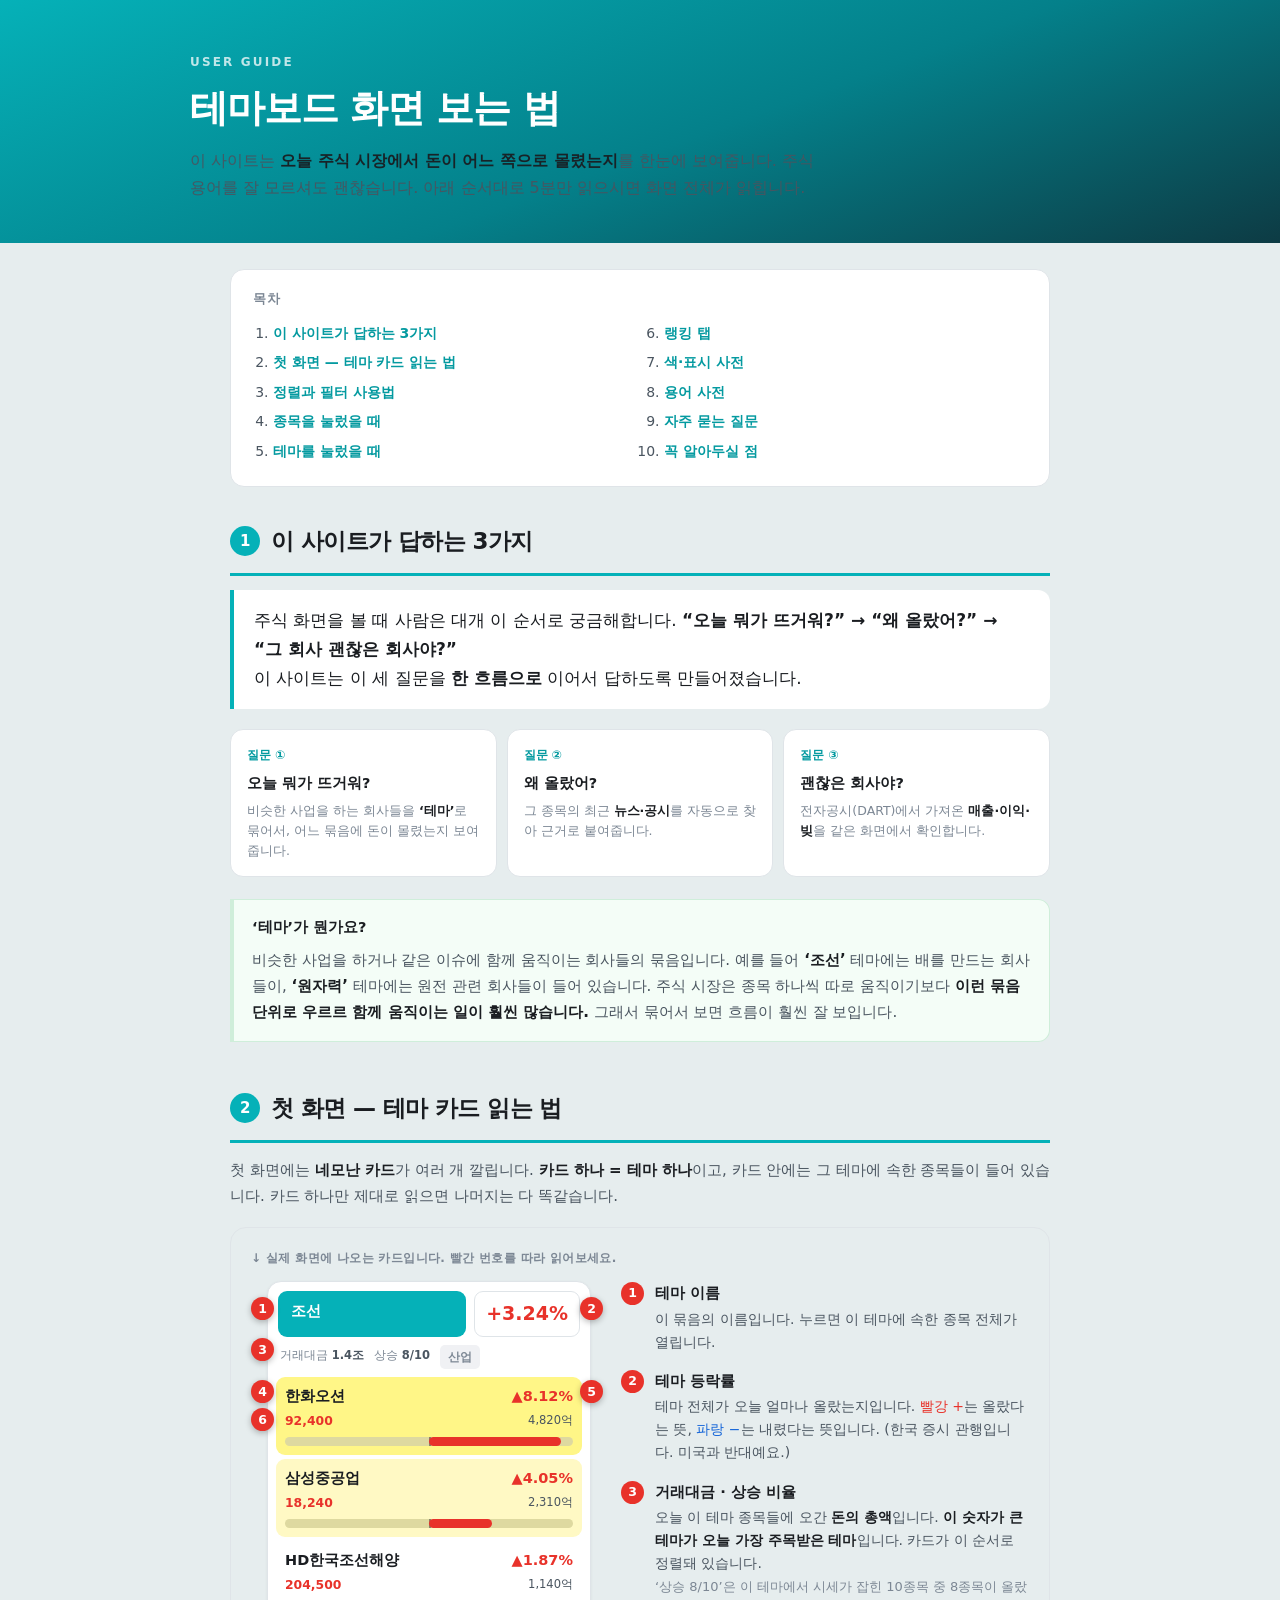
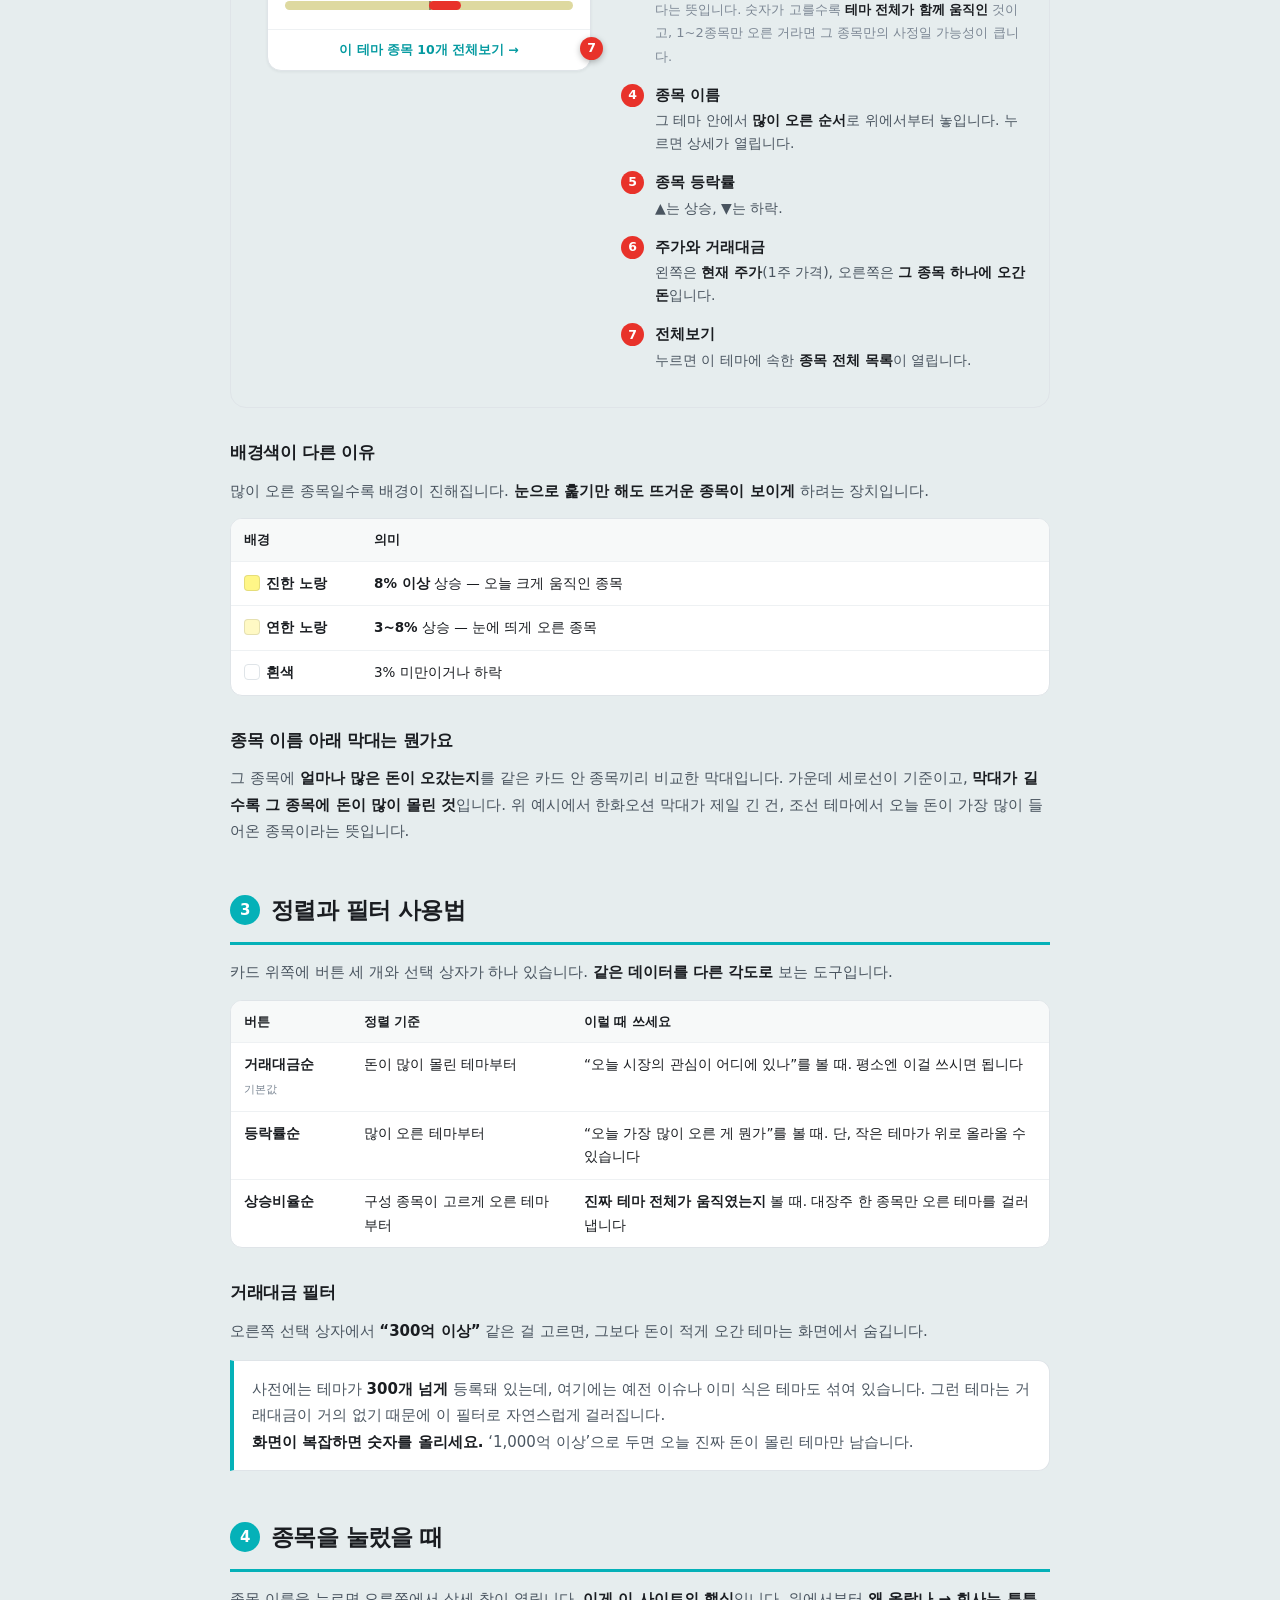
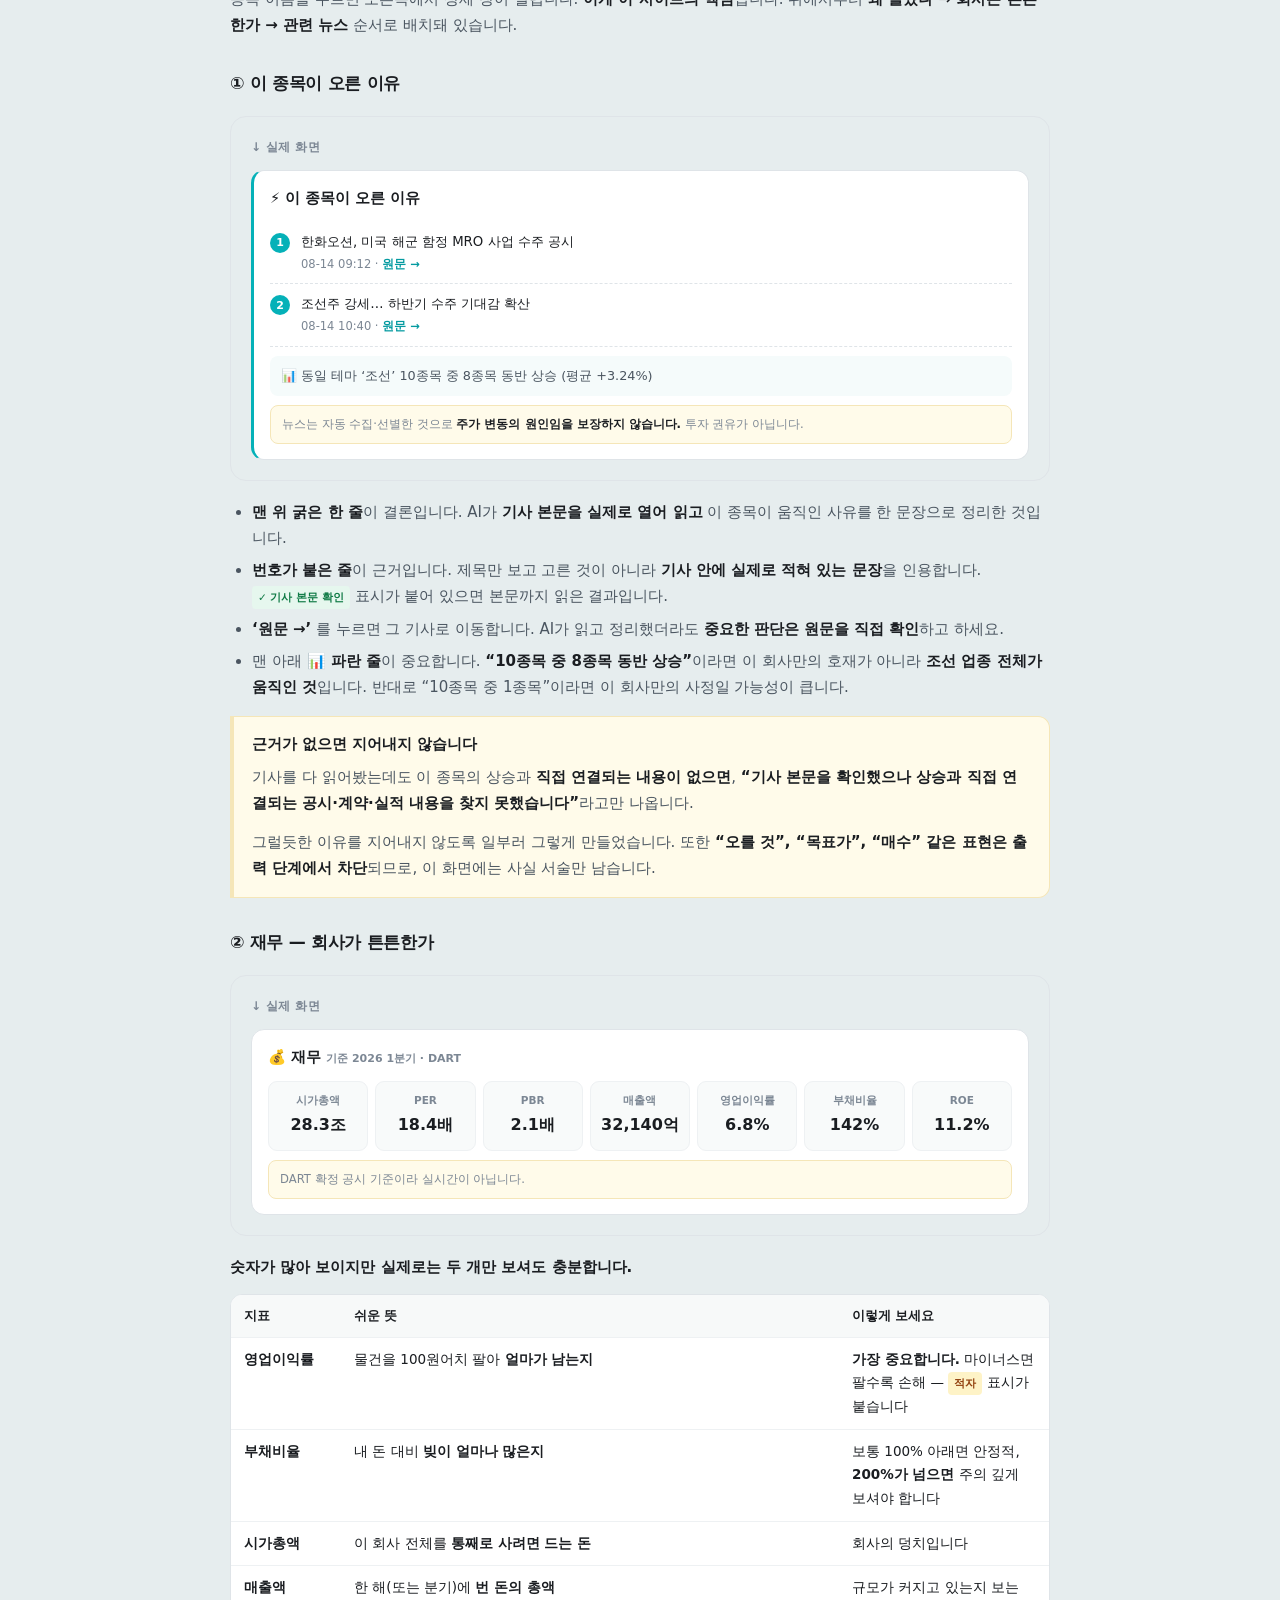
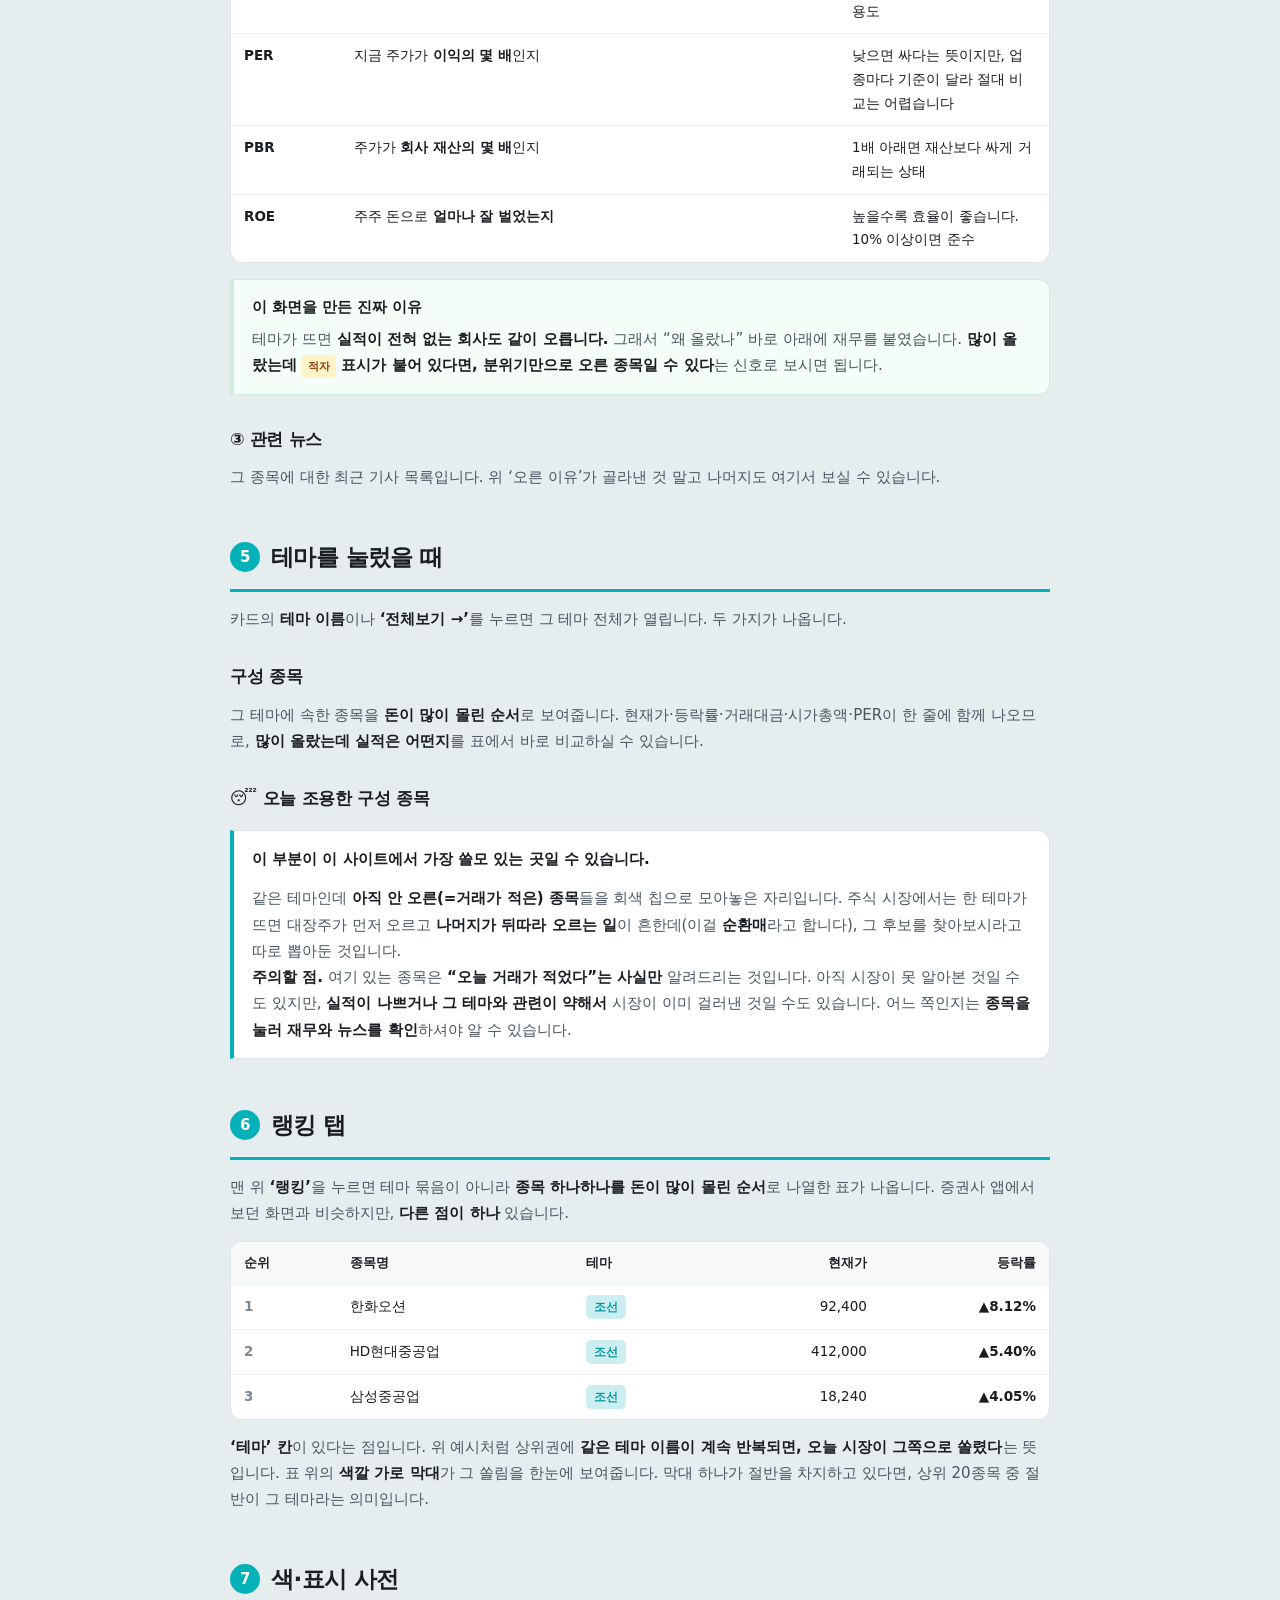
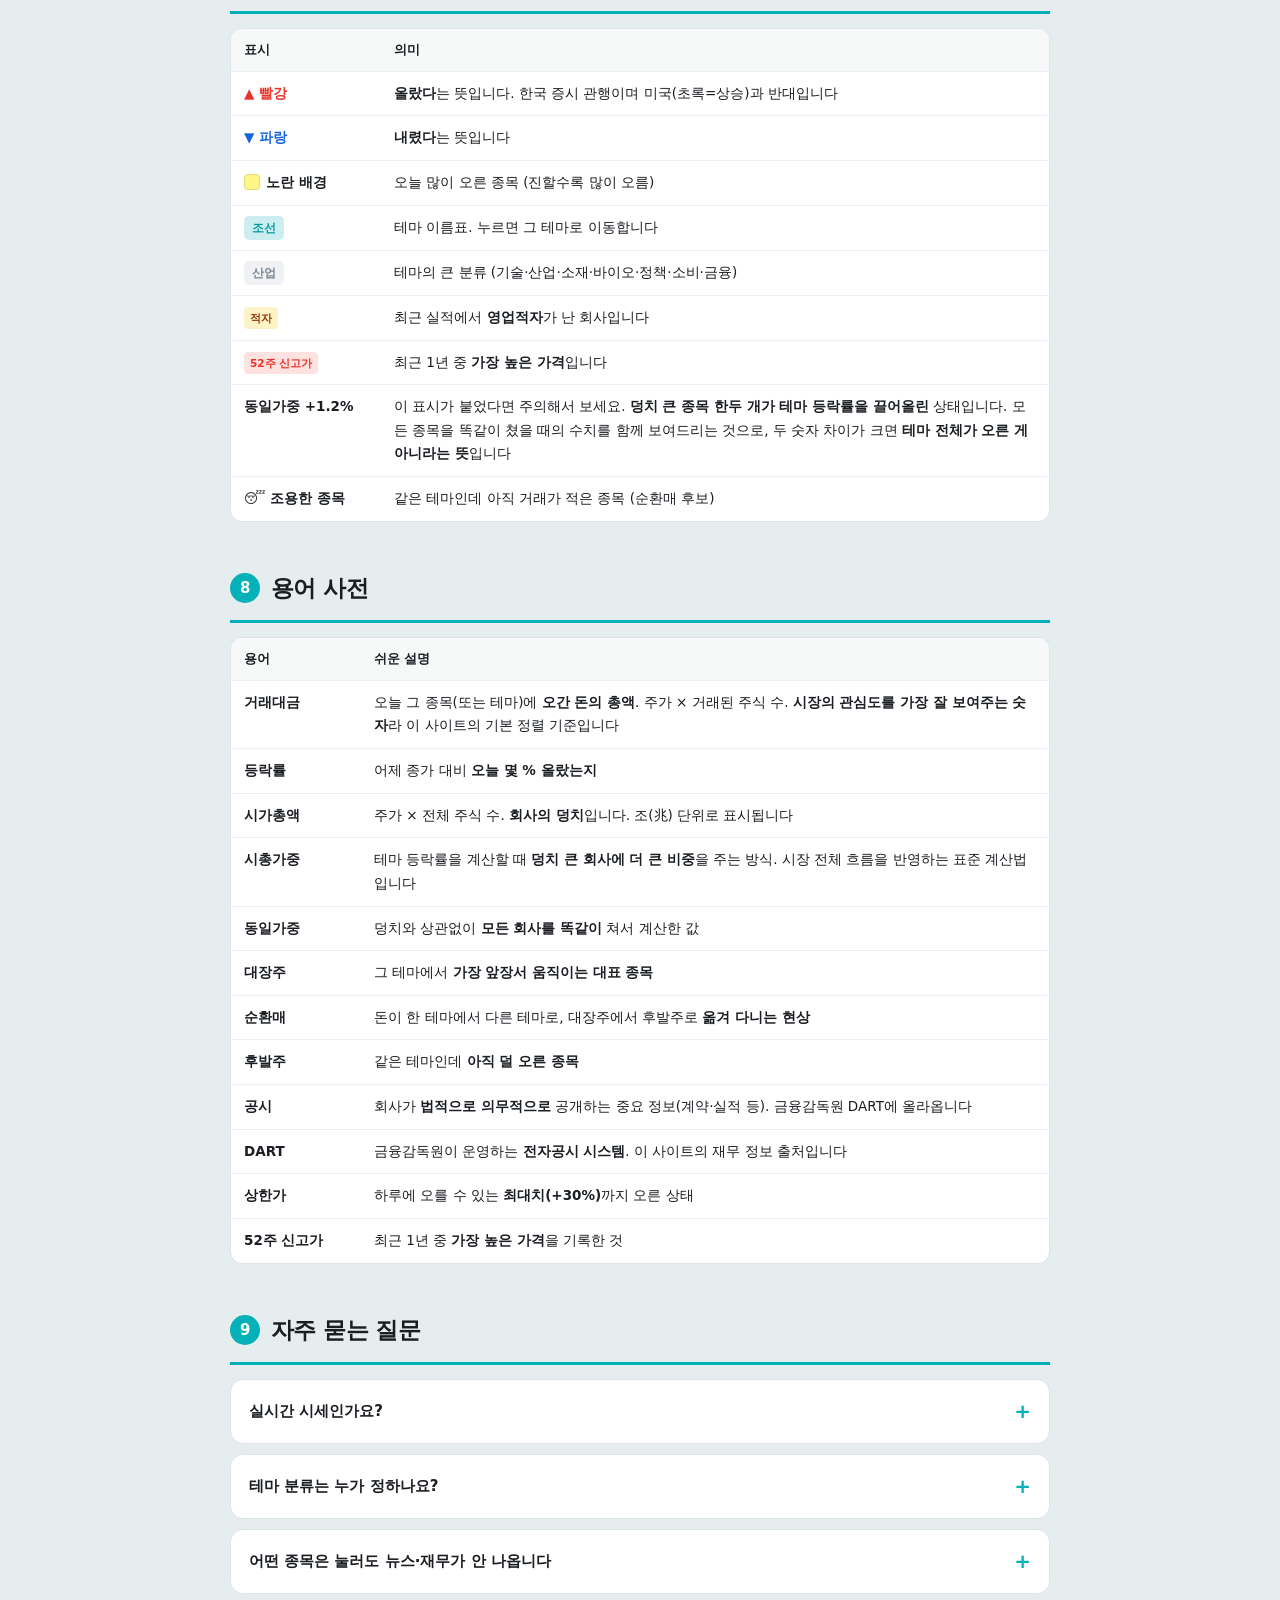
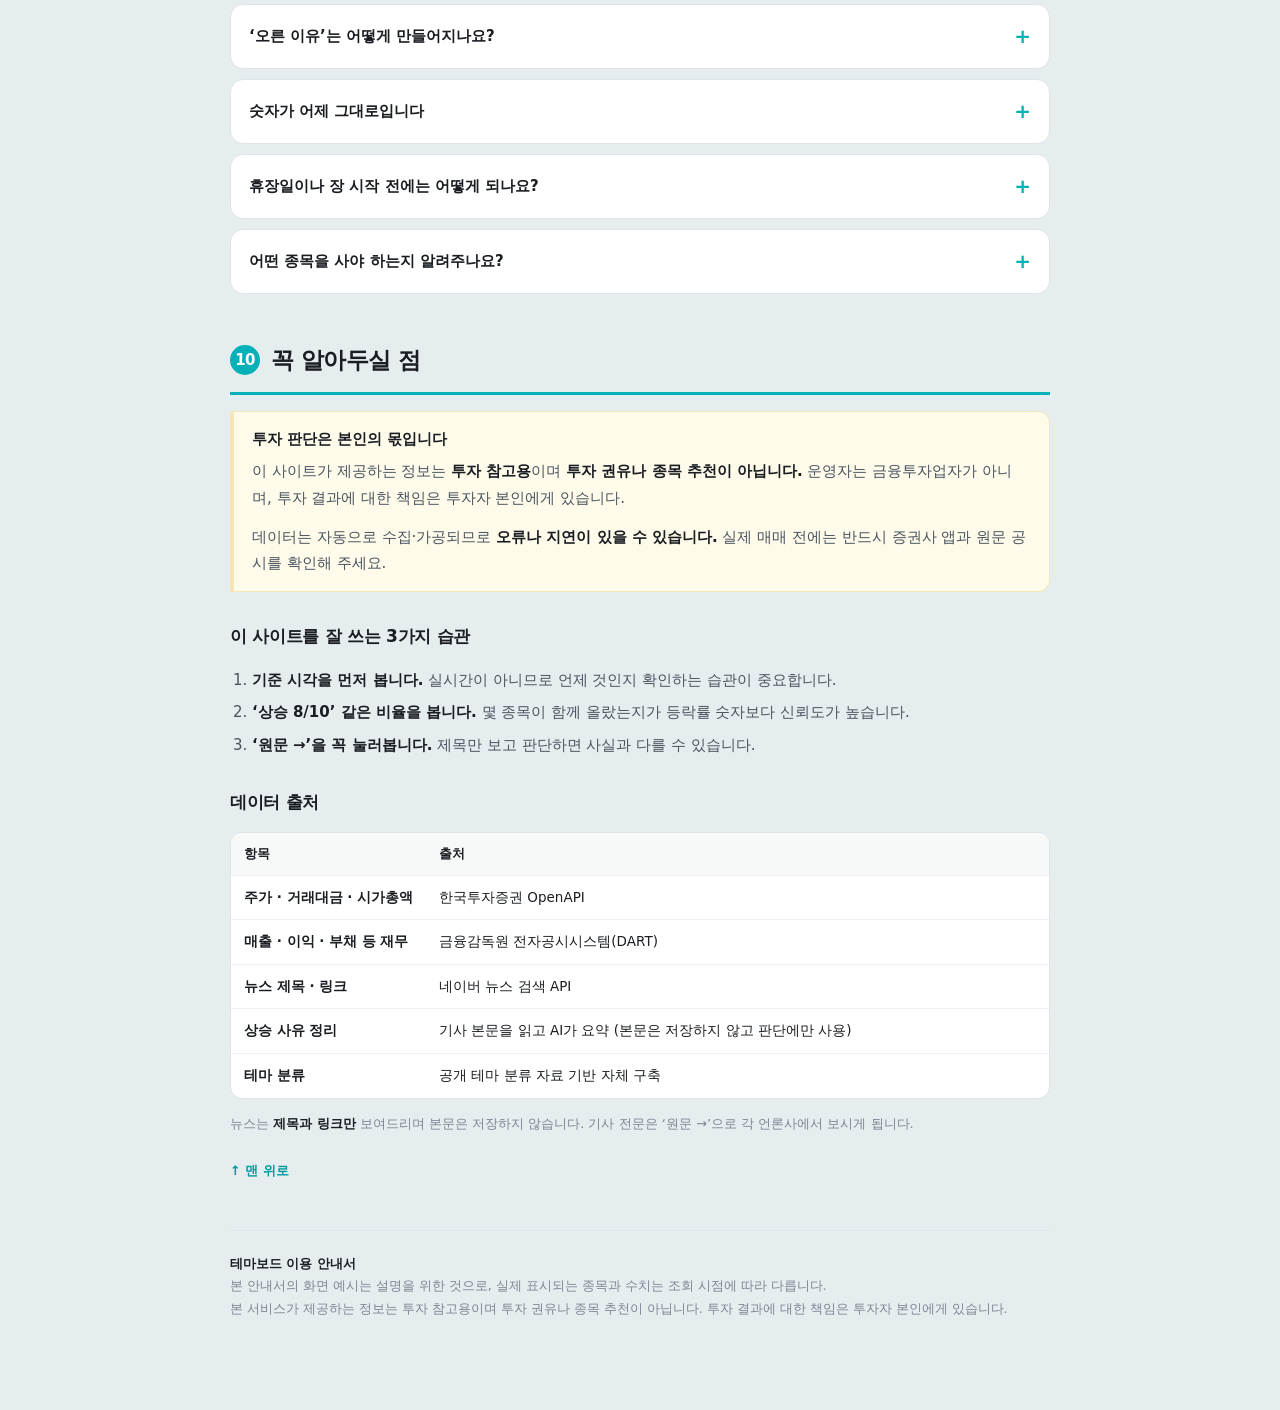
<file: web/guide.html>
<!DOCTYPE html>
<html lang="ko">
<head>
<meta charset="UTF-8">
<meta name="viewport" content="width=device-width,initial-scale=1">
<title>테마보드 — 화면 보는 법</title>
<style>
:root{
  --teal:#05b1b8; --teal-d:#049aa0; --teal-l:#cdeef0;
  --appbar:#dce5e6; --page:#e6edee;
  --up:#e8322a; --up-bg:#fff687; --up-soft:#fff9c4; --down:#1565d8;
  --gauge-track:#ded9a0;
  --ink:#1a1d21; --ink2:#4a5560; --ink3:#7c8794;
  --line:#dfe4e8; --line2:#eef1f3; --band:#f0f1f4;
  --mono:ui-monospace,SFMono-Regular,Menlo,Consolas,monospace;
}
*{box-sizing:border-box}
html{scroll-behavior:smooth}
body{margin:0;background:var(--page);color:var(--ink);
 font-family:-apple-system,BlinkMacSystemFont,"Apple SD Gothic Neo",Pretendard,system-ui,sans-serif;
 font-size:15px;line-height:1.75;-webkit-text-size-adjust:100%}
.num{font-variant-numeric:tabular-nums}
.up{color:var(--up)}.dn{color:var(--down)}
a{color:var(--teal-d)}

/* 헤더 */
.hero{background:linear-gradient(160deg,#05b1b8 0%,#04808a 55%,#0d3b44 100%);color:#fff;
 padding:52px clamp(18px,4vw,40px) 42px}
.hero .in{max-width:900px;margin:0 auto}
.hero .k{font-size:12px;letter-spacing:.18em;opacity:.75;font-weight:700}
.hero h1{font-size:clamp(26px,4.4vw,38px);margin:12px 0 14px;letter-spacing:-1px;font-weight:900;line-height:1.25}
.hero p{font-size:16px;opacity:.94;margin:0;max-width:62ch;line-height:1.7}

.wrap{max-width:900px;margin:0 auto;padding:0 clamp(18px,4vw,40px) 90px}

/* 목차 */
.toc{background:#fff;border:1px solid var(--line);border-radius:14px;padding:18px 22px;margin:26px 0 34px}
.toc b{display:block;font-size:13px;color:var(--ink3);letter-spacing:.06em;margin-bottom:10px}
.toc ol{margin:0;padding-left:20px;columns:2;column-gap:28px}
.toc li{margin-bottom:5px;font-size:14px;break-inside:avoid}
.toc a{text-decoration:none;font-weight:600}
.toc a:hover{text-decoration:underline}

section{margin-bottom:46px;scroll-margin-top:14px}
h2{font-size:23px;font-weight:900;letter-spacing:-.6px;margin:0 0 14px;padding-bottom:12px;
 border-bottom:3px solid var(--teal);display:flex;align-items:center;gap:11px}
h2 .n{background:var(--teal);color:#fff;width:30px;height:30px;border-radius:50%;
 display:flex;align-items:center;justify-content:center;font-size:15px;flex:none}
h3{font-size:17px;font-weight:800;margin:30px 0 10px;letter-spacing:-.3px}
p{margin:0 0 13px;color:var(--ink2)}
strong,b{color:var(--ink)}
ul,ol{padding-left:22px;color:var(--ink2)}
li{margin-bottom:6px}

.lead{font-size:17px;color:var(--ink);background:#fff;border-left:4px solid var(--teal);
 padding:16px 20px;border-radius:0 12px 12px 0;margin-bottom:20px;line-height:1.7}

/* 흐름도 */
.flow{display:flex;gap:10px;flex-wrap:wrap;margin:18px 0 22px}
.flow .s{flex:1 1 150px;background:#fff;border:1px solid var(--line);border-radius:13px;padding:15px 16px}
.flow .s .q{font-size:12px;color:var(--teal-d);font-weight:800;margin-bottom:5px}
.flow .s .a{font-size:14.5px;font-weight:800;margin-bottom:5px}
.flow .s .d{font-size:12.5px;color:var(--ink3);line-height:1.6}

/* 예시 박스 */
.demo{background:var(--page);border:1px solid var(--line);border-radius:16px;padding:20px;margin:18px 0}
.demo .cap{font-size:12px;color:var(--ink3);font-weight:700;margin-bottom:12px;letter-spacing:.03em}
.two{display:grid;grid-template-columns:minmax(280px,340px) 1fr;gap:30px;align-items:start}
.cardwrap{position:relative;padding-left:16px}
@media(max-width:760px){.two{grid-template-columns:1fr}}

/* 실제 카드 재현 */
.card{background:#fff;border:1px solid var(--line);border-radius:14px;overflow:hidden;
 box-shadow:0 1px 3px rgba(20,30,40,.06);position:relative}
.chead{display:flex;gap:8px;padding:9px 10px 8px}
.cpill{background:var(--teal);color:#fff;font-weight:800;font-size:15px;padding:7px 13px;border-radius:9px;flex:1}
.cpct{background:#fff;border:1px solid var(--line);border-radius:9px;padding:5px 11px;font-weight:900;
 font-size:19px;display:flex;align-items:center;min-width:86px;justify-content:flex-end}
.cmeta{display:flex;gap:10px;padding:0 12px 8px;font-size:11.5px;color:var(--ink3);flex-wrap:wrap}
.cmeta b{color:var(--ink2)}
.rows{padding:0 8px 6px}
.row{padding:7px 9px 9px;border-radius:9px;margin-bottom:4px}
.row.hot{background:var(--up-bg)}.row.warm{background:var(--up-soft)}
.row .r1{display:flex;justify-content:space-between;gap:8px}
.row .nm{font-weight:800;font-size:14.5px}
.row .pc{font-weight:900;font-size:14.5px}
.row .r2{display:flex;justify-content:space-between;font-size:12.4px;margin-top:1px}
.row .vl{color:var(--ink2);font-size:11.5px}
.gauge{height:9px;background:var(--gauge-track);border-radius:5px;margin-top:5px;position:relative;overflow:hidden}
.gauge i{position:absolute;left:50%;top:0;bottom:0;background:var(--up);border-radius:5px}
.gauge u{position:absolute;left:50%;top:-2px;bottom:-2px;width:2px;background:#333;opacity:.5}
.cmore{padding:9px;font-size:12.5px;font-weight:700;color:var(--teal-d);
 border-top:1px solid var(--line2);text-align:center}

/* 번호 핀 */
.pin{position:absolute;background:#e8322a;color:#fff;width:23px;height:23px;border-radius:50%;
 display:flex;align-items:center;justify-content:center;font-size:12.5px;font-weight:900;
 box-shadow:0 2px 6px rgba(0,0,0,.28);z-index:3}
.legend{list-style:none;padding:0;margin:0;counter-reset:pin}
.legend li{position:relative;padding-left:34px;margin-bottom:15px;font-size:14px;color:var(--ink2);line-height:1.65}
.legend li::before{counter-increment:pin;content:counter(pin);position:absolute;left:0;top:1px;
 background:#e8322a;color:#fff;width:23px;height:23px;border-radius:50%;
 display:flex;align-items:center;justify-content:center;font-size:12.5px;font-weight:900}
.legend li .h{display:block;color:var(--ink);font-size:14.8px;font-weight:800;margin-bottom:2px}
.legend li b{color:var(--ink)}

/* 상세 패널 재현 */
.blk{background:#fff;border:1px solid var(--line);border-radius:13px;padding:15px 16px;margin-bottom:11px}
.blk h4{margin:0 0 10px;font-size:14.5px;font-weight:800}
.ev{display:flex;gap:11px;padding:9px 0;border-bottom:1px dashed var(--line)}
.ev:last-child{border-bottom:none}
.ev .nn{width:20px;height:20px;border-radius:50%;background:var(--teal);color:#fff;font-size:11px;
 font-weight:800;display:flex;align-items:center;justify-content:center;flex:none;margin-top:2px}
.ev .t{font-size:13.3px;line-height:1.6;color:var(--ink)}
.ev .m{font-size:11.5px;color:var(--ink3);margin-top:2px}
.ctx{margin-top:9px;padding:9px 11px;background:#f5fbfb;border-radius:8px;font-size:12.8px;color:var(--ink2)}
.disc{font-size:11.6px;color:var(--ink3);background:#fffbea;border:1px solid #f5e6b8;
 border-radius:8px;padding:9px 11px;margin-top:9px;line-height:1.6}
.fin{display:grid;grid-template-columns:repeat(auto-fit,minmax(96px,1fr));gap:7px}
.fin .f{background:#f8fafa;border:1px solid var(--line2);border-radius:9px;padding:9px;text-align:center}
.fin .f .l{font-size:10.5px;color:var(--ink3);font-weight:700}
.fin .f .v{font-size:16px;font-weight:900;margin:2px 0}
.fin .f .c{font-size:10px;color:var(--ink3)}

/* 표 */
.tw{overflow-x:auto;border:1px solid var(--line);border-radius:12px;background:#fff;margin:14px 0}
table{border-collapse:collapse;width:100%;min-width:460px}
th,td{padding:10px 13px;border-bottom:1px solid var(--line2);text-align:left;font-size:13.5px;vertical-align:top}
th{background:#f7f9f9;font-weight:800;color:var(--ink);font-size:12.5px;white-space:nowrap}
tr:last-child td{border-bottom:none}
td:first-child{white-space:nowrap;font-weight:700;color:var(--ink)}

/* 배지·칩 */
.chip{display:inline-block;background:var(--teal-l);color:var(--teal-d);font-size:11.5px;
 font-weight:800;padding:2px 8px;border-radius:5px;margin-right:3px}
.chip.g{background:var(--band);color:var(--ink3)}
.badge{display:inline-block;font-size:10.5px;font-weight:800;padding:2px 6px;border-radius:4px}
.badge.hi{background:#fee2e0;color:var(--up)}
.badge.warn{background:#fef3c7;color:#92400e}
.sw{display:inline-block;width:16px;height:16px;border-radius:4px;vertical-align:-3px;margin-right:6px;border:1px solid rgba(0,0,0,.1)}

/* 콜아웃 */
.box{background:#fff;border:1px solid var(--line);border-left:4px solid var(--teal);
 border-radius:0 12px 12px 0;padding:15px 18px;margin:16px 0}
.box.tip{border-left-color:#2f9e5e;background:#f4fdf7;border-color:#cfeeda}
.box.warn{border-left-color:#d99b12;background:#fffbea;border-color:#f5e6b8}
.box .t{font-weight:800;font-size:14.5px;margin-bottom:6px;display:block;color:var(--ink)}
.box p:last-child,.box ul:last-child{margin-bottom:0}

.faq{background:#fff;border:1px solid var(--line);border-radius:13px;margin-bottom:10px;overflow:hidden}
.faq summary{padding:14px 18px;font-weight:800;font-size:15px;cursor:pointer;list-style:none;
 display:flex;justify-content:space-between;gap:12px;align-items:center}
.faq summary::-webkit-details-marker{display:none}
.faq summary::after{content:'+';color:var(--teal);font-size:20px;font-weight:900;flex:none}
.faq[open] summary::after{content:'−'}
.faq .a{padding:0 18px 16px;color:var(--ink2);font-size:14px;line-height:1.75}
.faq .a p:last-child{margin-bottom:0}

.footer{border-top:1px solid var(--line);margin-top:40px;padding-top:22px;font-size:12.5px;color:var(--ink3);line-height:1.8}
.backtop{display:inline-block;margin-top:12px;font-size:13px;font-weight:700;text-decoration:none}
@media print{.hero{background:#04808a!important;-webkit-print-color-adjust:exact;print-color-adjust:exact}
 body{font-size:11pt}section{page-break-inside:avoid}.toc{page-break-after:always}}
</style>
</head>
<body>

<div class="hero"><div class="in">
  <div class="k">USER GUIDE</div>
  <h1>테마보드 화면 보는 법</h1>
  <p>이 사이트는 <b>오늘 주식 시장에서 돈이 어느 쪽으로 몰렸는지</b>를 한눈에 보여줍니다.
     주식 용어를 잘 모르셔도 괜찮습니다. 아래 순서대로 5분만 읽으시면 화면 전체가 읽힙니다.</p>
</div></div>

<div class="wrap">

<div class="toc">
  <b>목차</b>
  <ol>
    <li><a href="#s1">이 사이트가 답하는 3가지</a></li>
    <li><a href="#s2">첫 화면 — 테마 카드 읽는 법</a></li>
    <li><a href="#s3">정렬과 필터 사용법</a></li>
    <li><a href="#s4">종목을 눌렀을 때</a></li>
    <li><a href="#s5">테마를 눌렀을 때</a></li>
    <li><a href="#s6">랭킹 탭</a></li>
    <li><a href="#s7">색·표시 사전</a></li>
    <li><a href="#s8">용어 사전</a></li>
    <li><a href="#s9">자주 묻는 질문</a></li>
    <li><a href="#s10">꼭 알아두실 점</a></li>
  </ol>
</div>

<!-- ══════════════ 1 ══════════════ -->
<section id="s1">
<h2><span class="n">1</span>이 사이트가 답하는 3가지</h2>

<p class="lead">주식 화면을 볼 때 사람은 대개 이 순서로 궁금해합니다.
<b>“오늘 뭐가 뜨거워?” → “왜 올랐어?” → “그 회사 괜찮은 회사야?”</b><br>
이 사이트는 이 세 질문을 <b>한 흐름으로</b> 이어서 답하도록 만들어졌습니다.</p>

<div class="flow">
  <div class="s"><div class="q">질문 ①</div><div class="a">오늘 뭐가 뜨거워?</div>
    <div class="d">비슷한 사업을 하는 회사들을 <b>‘테마’</b>로 묶어서, 어느 묶음에 돈이 몰렸는지 보여줍니다.</div></div>
  <div class="s"><div class="q">질문 ②</div><div class="a">왜 올랐어?</div>
    <div class="d">그 종목의 최근 <b>뉴스·공시</b>를 자동으로 찾아 근거로 붙여줍니다.</div></div>
  <div class="s"><div class="q">질문 ③</div><div class="a">괜찮은 회사야?</div>
    <div class="d">전자공시(DART)에서 가져온 <b>매출·이익·빚</b>을 같은 화면에서 확인합니다.</div></div>
</div>

<div class="box tip">
<span class="t">‘테마’가 뭔가요?</span>
<p style="margin-bottom:0">비슷한 사업을 하거나 같은 이슈에 함께 움직이는 회사들의 묶음입니다.
예를 들어 <b>‘조선’</b> 테마에는 배를 만드는 회사들이, <b>‘원자력’</b> 테마에는 원전 관련 회사들이 들어 있습니다.
주식 시장은 종목 하나씩 따로 움직이기보다 <b>이런 묶음 단위로 우르르 함께 움직이는 일이 훨씬 많습니다.</b>
그래서 묶어서 보면 흐름이 훨씬 잘 보입니다.</p>
</div>
</section>

<!-- ══════════════ 2 ══════════════ -->
<section id="s2">
<h2><span class="n">2</span>첫 화면 — 테마 카드 읽는 법</h2>

<p>첫 화면에는 <b>네모난 카드</b>가 여러 개 깔립니다. <b>카드 하나 = 테마 하나</b>이고,
카드 안에는 그 테마에 속한 종목들이 들어 있습니다. 카드 하나만 제대로 읽으면 나머지는 다 똑같습니다.</p>

<div class="demo">
<div class="cap">↓ 실제 화면에 나오는 카드입니다. 빨간 번호를 따라 읽어보세요.</div>
<div class="two">
  <div class="cardwrap">
    <div class="pin" style="top:16px;left:0">1</div>
    <div class="pin" style="top:16px;right:-12px">2</div>
    <div class="pin" style="top:57px;left:0">3</div>
    <div class="pin" style="top:99px;left:0">4</div>
    <div class="pin" style="top:99px;right:-12px">5</div>
    <div class="pin" style="top:127px;left:0">6</div>
    <div class="pin" style="bottom:11px;right:-12px">7</div>
  <div class="card">
    <div class="chead">
      <div class="cpill">조선</div>
      <div class="cpct up num">+3.24%</div>
    </div>
    <div class="cmeta">
      <span>거래대금 <b>1.4조</b></span>
      <span>상승 <b>8/10</b></span>
      <span class="chip g">산업</span>
    </div>
    <div class="rows">
      <div class="row hot">
        <div class="r1"><span class="nm">한화오션</span><span class="pc up num">▲8.12%</span></div>
        <div class="r2"><span class="up num" style="font-weight:700">92,400</span><span class="vl num">4,820억</span></div>
        <div class="gauge"><u></u><i style="width:46%"></i></div>
      </div>
      <div class="row warm">
        <div class="r1"><span class="nm">삼성중공업</span><span class="pc up num">▲4.05%</span></div>
        <div class="r2"><span class="up num" style="font-weight:700">18,240</span><span class="vl num">2,310억</span></div>
        <div class="gauge"><u></u><i style="width:22%"></i></div>
      </div>
      <div class="row">
        <div class="r1"><span class="nm">HD한국조선해양</span><span class="pc up num">▲1.87%</span></div>
        <div class="r2"><span class="up num" style="font-weight:700">204,500</span><span class="vl num">1,140억</span></div>
        <div class="gauge"><u></u><i style="width:11%"></i></div>
      </div>
    </div>
    <div class="cmore">이 테마 종목 10개 전체보기 →</div>
  </div>
  </div>

  <ul class="legend">
    <li><span class="h">테마 이름</span>이 묶음의 이름입니다. 누르면 이 테마에 속한 종목 전체가 열립니다.</li>
    <li><span class="h">테마 등락률</span>테마 전체가 오늘 얼마나 올랐는지입니다. <span class="up">빨강 +</span>는 올랐다는 뜻,
        <span class="dn">파랑 −</span>는 내렸다는 뜻입니다. (한국 증시 관행입니다. 미국과 반대예요.)</li>
    <li><span class="h">거래대금 · 상승 비율</span>오늘 이 테마 종목들에 오간 <b>돈의 총액</b>입니다.
        <b>이 숫자가 큰 테마가 오늘 가장 주목받은 테마</b>입니다. 카드가 이 순서로 정렬돼 있습니다.<br>
        <span style="font-size:13px;color:var(--ink3)">‘상승 8/10’은 이 테마에서 시세가 잡힌 10종목 중 8종목이 올랐다는 뜻입니다.
        숫자가 고를수록 <b>테마 전체가 함께 움직인</b> 것이고, 1~2종목만 오른 거라면 그 종목만의 사정일 가능성이 큽니다.</span></li>
    <li><span class="h">종목 이름</span>그 테마 안에서 <b>많이 오른 순서</b>로 위에서부터 놓입니다. 누르면 상세가 열립니다.</li>
    <li><span class="h">종목 등락률</span>▲는 상승, ▼는 하락.</li>
    <li><span class="h">주가와 거래대금</span>왼쪽은 <b>현재 주가</b>(1주 가격), 오른쪽은 <b>그 종목 하나에 오간 돈</b>입니다.</li>
    <li><span class="h">전체보기</span>누르면 이 테마에 속한 <b>종목 전체 목록</b>이 열립니다.</li>
  </ul>
</div>
</div>

<h3>배경색이 다른 이유</h3>
<p>많이 오른 종목일수록 배경이 진해집니다. <b>눈으로 훑기만 해도 뜨거운 종목이 보이게</b> 하려는 장치입니다.</p>
<div class="tw"><table>
<thead><tr><th style="width:130px">배경</th><th>의미</th></tr></thead>
<tbody>
<tr><td><span class="sw" style="background:#fff687"></span>진한 노랑</td><td><b>8% 이상</b> 상승 — 오늘 크게 움직인 종목</td></tr>
<tr><td><span class="sw" style="background:#fff9c4"></span>연한 노랑</td><td><b>3~8%</b> 상승 — 눈에 띄게 오른 종목</td></tr>
<tr><td><span class="sw" style="background:#fff;border-color:#dfe4e8"></span>흰색</td><td>3% 미만이거나 하락</td></tr>
</tbody></table></div>

<h3>종목 이름 아래 막대는 뭔가요</h3>
<p>그 종목에 <b>얼마나 많은 돈이 오갔는지</b>를 같은 카드 안 종목끼리 비교한 막대입니다.
가운데 세로선이 기준이고, <b>막대가 길수록 그 종목에 돈이 많이 몰린 것</b>입니다.
위 예시에서 한화오션 막대가 제일 긴 건, 조선 테마에서 오늘 돈이 가장 많이 들어온 종목이라는 뜻입니다.</p>
</section>

<!-- ══════════════ 3 ══════════════ -->
<section id="s3">
<h2><span class="n">3</span>정렬과 필터 사용법</h2>

<p>카드 위쪽에 버튼 세 개와 선택 상자가 하나 있습니다. <b>같은 데이터를 다른 각도로</b> 보는 도구입니다.</p>

<div class="tw"><table>
<thead><tr><th style="width:120px">버튼</th><th>정렬 기준</th><th>이럴 때 쓰세요</th></tr></thead>
<tbody>
<tr><td>거래대금순<br><span style="font-size:11px;color:var(--ink3);font-weight:400">기본값</span></td>
    <td>돈이 많이 몰린 테마부터</td><td>“오늘 시장의 관심이 어디에 있나”를 볼 때. 평소엔 이걸 쓰시면 됩니다</td></tr>
<tr><td>등락률순</td><td>많이 오른 테마부터</td>
    <td>“오늘 가장 많이 오른 게 뭔가”를 볼 때. 단, 작은 테마가 위로 올라올 수 있습니다</td></tr>
<tr><td>상승비율순</td><td>구성 종목이 고르게 오른 테마부터</td>
    <td><b>진짜 테마 전체가 움직였는지</b> 볼 때. 대장주 한 종목만 오른 테마를 걸러냅니다</td></tr>
</tbody></table></div>

<h3>거래대금 필터</h3>
<p>오른쪽 선택 상자에서 <b>“300억 이상”</b> 같은 걸 고르면, 그보다 돈이 적게 오간 테마는 화면에서 숨깁니다.</p>
<div class="box">
<p style="margin-bottom:0">사전에는 테마가 <b>300개 넘게</b> 등록돼 있는데, 여기에는 예전 이슈나 이미 식은 테마도 섞여 있습니다.
그런 테마는 거래대금이 거의 없기 때문에 이 필터로 자연스럽게 걸러집니다.<br>
<b>화면이 복잡하면 숫자를 올리세요.</b> ‘1,000억 이상’으로 두면 오늘 진짜 돈이 몰린 테마만 남습니다.</p>
</div>
</section>

<!-- ══════════════ 4 ══════════════ -->
<section id="s4">
<h2><span class="n">4</span>종목을 눌렀을 때</h2>

<p>종목 이름을 누르면 오른쪽에서 상세 창이 열립니다. <b>이게 이 사이트의 핵심</b>입니다.
위에서부터 <b>왜 올랐나 → 회사는 튼튼한가 → 관련 뉴스</b> 순서로 배치돼 있습니다.</p>

<h3>① 이 종목이 오른 이유</h3>
<div class="demo">
<div class="cap">↓ 실제 화면</div>
<div class="blk" style="border-left:3px solid var(--teal);margin-bottom:0">
  <h4>⚡ 이 종목이 오른 이유</h4>
  <div class="ev"><div class="nn">1</div><div>
    <div class="t">한화오션, 미국 해군 함정 MRO 사업 수주 공시</div>
    <div class="m">08-14 09:12 · <span style="color:var(--teal-d);font-weight:700">원문 →</span></div></div></div>
  <div class="ev"><div class="nn">2</div><div>
    <div class="t">조선주 강세… 하반기 수주 기대감 확산</div>
    <div class="m">08-14 10:40 · <span style="color:var(--teal-d);font-weight:700">원문 →</span></div></div></div>
  <div class="ctx">📊 동일 테마 ‘조선’ 10종목 중 8종목 동반 상승 (평균 +3.24%)</div>
  <div class="disc">뉴스는 자동 수집·선별한 것으로 <b>주가 변동의 원인임을 보장하지 않습니다.</b> 투자 권유가 아닙니다.</div>
</div>
</div>

<ul>
<li><b>맨 위 굵은 한 줄</b>이 결론입니다. AI가 <b>기사 본문을 실제로 열어 읽고</b> 이 종목이 움직인 사유를 한 문장으로 정리한 것입니다.</li>
<li><b>번호가 붙은 줄</b>이 근거입니다. 제목만 보고 고른 것이 아니라 <b>기사 안에 실제로 적혀 있는 문장</b>을 인용합니다.
<span class="badge" style="background:#e6f7ee;color:#0f7a45">✓ 기사 본문 확인</span> 표시가 붙어 있으면 본문까지 읽은 결과입니다.</li>
<li><b>‘원문 →’</b> 를 누르면 그 기사로 이동합니다. AI가 읽고 정리했더라도 <b>중요한 판단은 원문을 직접 확인</b>하고 하세요.</li>
<li>맨 아래 <b>📊 파란 줄</b>이 중요합니다. <b>“10종목 중 8종목 동반 상승”</b>이라면 이 회사만의 호재가 아니라
<b>조선 업종 전체가 움직인 것</b>입니다. 반대로 “10종목 중 1종목”이라면 이 회사만의 사정일 가능성이 큽니다.</li>
</ul>

<div class="box warn">
<span class="t">근거가 없으면 지어내지 않습니다</span>
<p>기사를 다 읽어봤는데도 이 종목의 상승과 <b>직접 연결되는 내용이 없으면</b>,
<b>“기사 본문을 확인했으나 상승과 직접 연결되는 공시·계약·실적 내용을 찾지 못했습니다”</b>라고만 나옵니다.</p>
<p style="margin-bottom:0">그럴듯한 이유를 지어내지 않도록 일부러 그렇게 만들었습니다.
또한 <b>“오를 것”, “목표가”, “매수” 같은 표현은 출력 단계에서 차단</b>되므로, 이 화면에는 사실 서술만 남습니다.</p>
</div>

<h3>② 재무 — 회사가 튼튼한가</h3>
<div class="demo">
<div class="cap">↓ 실제 화면</div>
<div class="blk" style="margin-bottom:0">
  <h4>💰 재무 <span style="font-size:11px;font-weight:600;color:var(--ink3)">기준 2026 1분기 · DART</span></h4>
  <div class="fin">
    <div class="f"><div class="l">시가총액</div><div class="v">28.3조</div><div class="c"></div></div>
    <div class="f"><div class="l">PER</div><div class="v">18.4배</div><div class="c"></div></div>
    <div class="f"><div class="l">PBR</div><div class="v">2.1배</div><div class="c"></div></div>
    <div class="f"><div class="l">매출액</div><div class="v">32,140억</div><div class="c"></div></div>
    <div class="f"><div class="l">영업이익률</div><div class="v">6.8%</div><div class="c"></div></div>
    <div class="f"><div class="l">부채비율</div><div class="v">142%</div><div class="c"></div></div>
    <div class="f"><div class="l">ROE</div><div class="v">11.2%</div><div class="c"></div></div>
  </div>
  <div class="disc">DART 확정 공시 기준이라 실시간이 아닙니다.</div>
</div>
</div>

<p><b>숫자가 많아 보이지만 실제로는 두 개만 보셔도 충분합니다.</b></p>
<div class="tw"><table>
<thead><tr><th style="width:110px">지표</th><th>쉬운 뜻</th><th style="width:210px">이렇게 보세요</th></tr></thead>
<tbody>
<tr><td>영업이익률</td><td>물건을 100원어치 팔아 <b>얼마가 남는지</b></td>
    <td><b>가장 중요합니다.</b> 마이너스면 팔수록 손해 — <span class="badge warn">적자</span> 표시가 붙습니다</td></tr>
<tr><td>부채비율</td><td>내 돈 대비 <b>빚이 얼마나 많은지</b></td>
    <td>보통 100% 아래면 안정적, <b>200%가 넘으면</b> 주의 깊게 보셔야 합니다</td></tr>
<tr><td>시가총액</td><td>이 회사 전체를 <b>통째로 사려면 드는 돈</b></td><td>회사의 덩치입니다</td></tr>
<tr><td>매출액</td><td>한 해(또는 분기)에 <b>번 돈의 총액</b></td><td>규모가 커지고 있는지 보는 용도</td></tr>
<tr><td>PER</td><td>지금 주가가 <b>이익의 몇 배</b>인지</td>
    <td>낮으면 싸다는 뜻이지만, 업종마다 기준이 달라 절대 비교는 어렵습니다</td></tr>
<tr><td>PBR</td><td>주가가 <b>회사 재산의 몇 배</b>인지</td><td>1배 아래면 재산보다 싸게 거래되는 상태</td></tr>
<tr><td>ROE</td><td>주주 돈으로 <b>얼마나 잘 벌었는지</b></td><td>높을수록 효율이 좋습니다. 10% 이상이면 준수</td></tr>
</tbody></table></div>

<div class="box tip">
<span class="t">이 화면을 만든 진짜 이유</span>
<p style="margin-bottom:0">테마가 뜨면 <b>실적이 전혀 없는 회사도 같이 오릅니다.</b>
그래서 “왜 올랐나” 바로 아래에 재무를 붙였습니다. <b>많이 올랐는데 <span class="badge warn">적자</span> 표시가 붙어 있다면,
분위기만으로 오른 종목일 수 있다</b>는 신호로 보시면 됩니다.</p>
</div>

<h3>③ 관련 뉴스</h3>
<p>그 종목에 대한 최근 기사 목록입니다. 위 ‘오른 이유’가 골라낸 것 말고 나머지도 여기서 보실 수 있습니다.</p>
</section>

<!-- ══════════════ 5 ══════════════ -->
<section id="s5">
<h2><span class="n">5</span>테마를 눌렀을 때</h2>

<p>카드의 <b>테마 이름</b>이나 <b>‘전체보기 →’</b>를 누르면 그 테마 전체가 열립니다. 두 가지가 나옵니다.</p>

<h3>구성 종목</h3>
<p>그 테마에 속한 종목을 <b>돈이 많이 몰린 순서</b>로 보여줍니다. 현재가·등락률·거래대금·시가총액·PER이 한 줄에 함께 나오므로,
<b>많이 올랐는데 실적은 어떤지</b>를 표에서 바로 비교하실 수 있습니다.</p>

<h3>😴 오늘 조용한 구성 종목</h3>
<div class="box">
<p><b>이 부분이 이 사이트에서 가장 쓸모 있는 곳일 수 있습니다.</b></p>
<p style="margin-bottom:0">같은 테마인데 <b>아직 안 오른(=거래가 적은) 종목</b>들을 회색 칩으로 모아놓은 자리입니다.
주식 시장에서는 한 테마가 뜨면 대장주가 먼저 오르고 <b>나머지가 뒤따라 오르는 일</b>이 흔한데(이걸 <b>순환매</b>라고 합니다),
그 후보를 찾아보시라고 따로 뽑아둔 것입니다.<br>
<p style="margin-bottom:0"><b>주의할 점.</b> 여기 있는 종목은 <b>“오늘 거래가 적었다”는 사실만</b> 알려드리는 것입니다.
아직 시장이 못 알아본 것일 수도 있지만, <b>실적이 나쁘거나 그 테마와 관련이 약해서</b> 시장이 이미 걸러낸 것일 수도 있습니다.
어느 쪽인지는 <b>종목을 눌러 재무와 뉴스를 확인</b>하셔야 알 수 있습니다.</p>
</div>
</section>

<!-- ══════════════ 6 ══════════════ -->
<section id="s6">
<h2><span class="n">6</span>랭킹 탭</h2>

<p>맨 위 <b>‘랭킹’</b>을 누르면 테마 묶음이 아니라 <b>종목 하나하나를 돈이 많이 몰린 순서</b>로 나열한 표가 나옵니다.
증권사 앱에서 보던 화면과 비슷하지만, <b>다른 점이 하나</b> 있습니다.</p>

<div class="tw"><table>
<thead><tr><th>순위</th><th>종목명</th><th>테마</th><th style="text-align:right">현재가</th><th style="text-align:right">등락률</th></tr></thead>
<tbody>
<tr><td style="color:var(--ink3)">1</td><td>한화오션</td><td><span class="chip">조선</span></td>
    <td style="text-align:right" class="num">92,400</td><td style="text-align:right" class="up num"><b>▲8.12%</b></td></tr>
<tr><td style="color:var(--ink3)">2</td><td>HD현대중공업</td><td><span class="chip">조선</span></td>
    <td style="text-align:right" class="num">412,000</td><td style="text-align:right" class="up num"><b>▲5.40%</b></td></tr>
<tr><td style="color:var(--ink3)">3</td><td>삼성중공업</td><td><span class="chip">조선</span></td>
    <td style="text-align:right" class="num">18,240</td><td style="text-align:right" class="up num"><b>▲4.05%</b></td></tr>
</tbody></table></div>

<p><b>‘테마’ 칸</b>이 있다는 점입니다. 위 예시처럼 상위권에 <b>같은 테마 이름이 계속 반복되면,
오늘 시장이 그쪽으로 쏠렸다</b>는 뜻입니다. 표 위의 <b>색깔 가로 막대</b>가 그 쏠림을 한눈에 보여줍니다.
막대 하나가 절반을 차지하고 있다면, 상위 20종목 중 절반이 그 테마라는 의미입니다.</p>
</section>

<!-- ══════════════ 7 ══════════════ -->
<section id="s7">
<h2><span class="n">7</span>색·표시 사전</h2>
<div class="tw"><table>
<thead><tr><th style="width:150px">표시</th><th>의미</th></tr></thead>
<tbody>
<tr><td><span class="up" style="font-weight:900">▲ 빨강</span></td>
    <td><b>올랐다</b>는 뜻입니다. 한국 증시 관행이며 미국(초록=상승)과 반대입니다</td></tr>
<tr><td><span class="dn" style="font-weight:900">▼ 파랑</span></td><td><b>내렸다</b>는 뜻입니다</td></tr>
<tr><td><span class="sw" style="background:#fff687"></span>노란 배경</td><td>오늘 많이 오른 종목 (진할수록 많이 오름)</td></tr>
<tr><td><span class="chip">조선</span></td><td>테마 이름표. 누르면 그 테마로 이동합니다</td></tr>
<tr><td><span class="chip g">산업</span></td><td>테마의 큰 분류 (기술·산업·소재·바이오·정책·소비·금융)</td></tr>
<tr><td><span class="badge warn">적자</span></td><td>최근 실적에서 <b>영업적자</b>가 난 회사입니다</td></tr>
<tr><td><span class="badge hi">52주 신고가</span></td><td>최근 1년 중 <b>가장 높은 가격</b>입니다</td></tr>
<tr><td>동일가중 +1.2%</td>
    <td>이 표시가 붙었다면 주의해서 보세요. <b>덩치 큰 종목 한두 개가 테마 등락률을 끌어올린</b> 상태입니다.
        모든 종목을 똑같이 쳤을 때의 수치를 함께 보여드리는 것으로, 두 숫자 차이가 크면 <b>테마 전체가 오른 게 아니라는 뜻</b>입니다</td></tr>
<tr><td>😴 조용한 종목</td><td>같은 테마인데 아직 거래가 적은 종목 (순환매 후보)</td></tr>
</tbody></table></div>
</section>

<!-- ══════════════ 8 ══════════════ -->
<section id="s8">
<h2><span class="n">8</span>용어 사전</h2>
<div class="tw"><table>
<thead><tr><th style="width:130px">용어</th><th>쉬운 설명</th></tr></thead>
<tbody>
<tr><td>거래대금</td><td>오늘 그 종목(또는 테마)에 <b>오간 돈의 총액</b>. 주가 × 거래된 주식 수.
    <b>시장의 관심도를 가장 잘 보여주는 숫자</b>라 이 사이트의 기본 정렬 기준입니다</td></tr>
<tr><td>등락률</td><td>어제 종가 대비 <b>오늘 몇 % 올랐는지</b></td></tr>
<tr><td>시가총액</td><td>주가 × 전체 주식 수. <b>회사의 덩치</b>입니다. 조(兆) 단위로 표시됩니다</td></tr>
<tr><td>시총가중</td><td>테마 등락률을 계산할 때 <b>덩치 큰 회사에 더 큰 비중</b>을 주는 방식.
    시장 전체 흐름을 반영하는 표준 계산법입니다</td></tr>
<tr><td>동일가중</td><td>덩치와 상관없이 <b>모든 회사를 똑같이</b> 쳐서 계산한 값</td></tr>
<tr><td>대장주</td><td>그 테마에서 <b>가장 앞장서 움직이는 대표 종목</b></td></tr>
<tr><td>순환매</td><td>돈이 한 테마에서 다른 테마로, 대장주에서 후발주로 <b>옮겨 다니는 현상</b></td></tr>
<tr><td>후발주</td><td>같은 테마인데 <b>아직 덜 오른 종목</b></td></tr>
<tr><td>공시</td><td>회사가 <b>법적으로 의무적으로</b> 공개하는 중요 정보(계약·실적 등). 금융감독원 DART에 올라옵니다</td></tr>
<tr><td>DART</td><td>금융감독원이 운영하는 <b>전자공시 시스템</b>. 이 사이트의 재무 정보 출처입니다</td></tr>
<tr><td>상한가</td><td>하루에 오를 수 있는 <b>최대치(+30%)</b>까지 오른 상태</td></tr>
<tr><td>52주 신고가</td><td>최근 1년 중 <b>가장 높은 가격</b>을 기록한 것</td></tr>
</tbody></table></div>
</section>

<!-- ══════════════ 9 ══════════════ -->
<section id="s9">
<h2><span class="n">9</span>자주 묻는 질문</h2>

<details class="faq"><summary>실시간 시세인가요?</summary><div class="a">
<p><b>아닙니다. 화면에 적힌 “기준 시각” 그 순간의 가격입니다.</b></p>
<p>이 사이트는 증권사 앱처럼 초 단위로 값이 바뀌지 않습니다.
정해진 시각에 <b>그 시점의 시세를 한 번 통째로 찍어(스냅샷) 올려두고</b>, 다음 갱신 때까지 그 값을 그대로 보여줍니다.</p>
<ul>
<li>화면 <b>오른쪽 위</b>와 <b>맨 아래</b>에 <code>2026-08-14 15:40:02 기준</code> 처럼 적혀 있습니다. <b>그 시각의 가격</b>입니다.</li>
<li>갱신된 지 20분이 넘으면 화면 위에 <b>“약 ○○분 전 스냅샷입니다”</b>라는 띠가 자동으로 뜹니다.</li>
<li>장이 끝난 뒤나 주말에 보시면 <b>마지막 거래일의 종가</b>가 표시됩니다.</li>
</ul>
<p style="margin-bottom:0"><b>실제 매매 전에는 반드시 증권사 앱에서 현재가를 다시 확인하세요.</b>
이 사이트는 <b>“오늘 어느 쪽으로 돈이 몰렸나”라는 흐름을 파악하는 용도</b>입니다.</p>
</div></details>

<details class="faq"><summary>테마 분류는 누가 정하나요?</summary><div class="a">
<p>공개된 테마 분류 자료를 기반으로 <b>300개 넘는 테마</b>를 등록해 두었습니다.
한 종목이 <b>여러 테마에 동시에</b> 들어갈 수 있습니다. 예를 들어 조선 회사는 ‘조선’과 ‘조선기자재’ 양쪽에 나올 수 있습니다.</p>
<p style="margin-bottom:0">분류는 <b>절대적인 기준이 아니라 참고용</b>입니다. 보시기에 어색한 분류가 있으면 알려주시면 조정됩니다.</p>
</div></details>

<details class="faq"><summary>어떤 종목은 눌러도 뉴스·재무가 안 나옵니다</summary><div class="a">
<p>상세 정보(뉴스·재무)는 <b>거래대금 상위 종목에 한해</b> 미리 준비해 둡니다. 전 종목의 뉴스와 재무를 매번 가져오면
시간이 너무 오래 걸리기 때문입니다.</p>
<p style="margin-bottom:0">그 밖에 <b>신규 상장 회사, 스팩, 리츠</b>는 전자공시의 재무 형식이 달라서 표시되지 않는 경우가 있습니다.</p>
</div></details>

<details class="faq"><summary>‘오른 이유’는 어떻게 만들어지나요?</summary><div class="a">
<p>세 단계를 거칩니다.</p>
<ol style="margin-bottom:10px">
<li>그 종목의 <b>최근 기사를 검색</b>합니다</li>
<li>기사 <b>주소를 열어 본문을 실제로 가져옵니다</b> (제목만 보는 것이 아닙니다)</li>
<li>AI가 본문을 읽고 <b>“이 종목이 오늘 움직인 사유가 맞는지”</b> 판단해, 기사에 적힌 문장을 근거로 인용합니다</li>
</ol>
<p>본문까지 읽은 결과에는 <span class="badge" style="background:#e6f7ee;color:#0f7a45">✓ 기사 본문 확인</span> 표시가 붙습니다.
관련 없는 기사뿐이면 <b>사유를 만들지 않고 “찾지 못했습니다”라고 표시</b>합니다.</p>
<p style="margin-bottom:0">다만 AI도 틀릴 수 있으므로 <b>‘원문 →’으로 실제 기사를 확인</b>해 주세요.
어색한 연결을 발견하시면 알려주시면 개선에 반영합니다.</p>
</div></details>

<details class="faq"><summary>숫자가 어제 그대로입니다</summary><div class="a">
<p>이 사이트는 <b>정해진 시점에 만들어진 스냅샷</b>을 보여줍니다. 새 스냅샷이 올라가야 숫자가 바뀝니다.</p>
<p style="margin-bottom:0">화면 오른쪽 위 <b>기준 시각</b>을 먼저 확인해 주세요.
어제 날짜라면 아직 오늘 갱신이 되지 않은 것이니, 운영자에게 알려주시면 됩니다.</p>
</div></details>

<details class="faq"><summary>휴장일이나 장 시작 전에는 어떻게 되나요?</summary><div class="a">
<p style="margin-bottom:0"><b>직전 거래일의 종가</b>가 표시됩니다. 주말·공휴일에 보시면 금요일(또는 마지막 거래일) 수치입니다.
기준 시각을 보시면 언제 것인지 알 수 있습니다.</p>
</div></details>

<details class="faq"><summary>어떤 종목을 사야 하는지 알려주나요?</summary><div class="a">
<p style="margin-bottom:0"><b>알려드리지 않습니다.</b> 이 사이트는 <b>사실만 정리해서 보여주는 도구</b>이고,
매수·매도 추천이나 목표 가격은 제공하지 않습니다. 판단은 이용자 본인의 몫입니다.</p>
</div></details>
</section>

<!-- ══════════════ 10 ══════════════ -->
<section id="s10">
<h2><span class="n">10</span>꼭 알아두실 점</h2>

<div class="box warn">
<span class="t">투자 판단은 본인의 몫입니다</span>
<p>이 사이트가 제공하는 정보는 <b>투자 참고용</b>이며 <b>투자 권유나 종목 추천이 아닙니다.</b>
운영자는 금융투자업자가 아니며, 투자 결과에 대한 책임은 투자자 본인에게 있습니다.</p>
<p style="margin-bottom:0">데이터는 자동으로 수집·가공되므로 <b>오류나 지연이 있을 수 있습니다.</b>
실제 매매 전에는 반드시 증권사 앱과 원문 공시를 확인해 주세요.</p>
</div>

<h3>이 사이트를 잘 쓰는 3가지 습관</h3>
<ol>
<li><b>기준 시각을 먼저 봅니다.</b> 실시간이 아니므로 언제 것인지 확인하는 습관이 중요합니다.</li>
<li><b>‘상승 8/10’ 같은 비율을 봅니다.</b> 몇 종목이 함께 올랐는지가 등락률 숫자보다 신뢰도가 높습니다.</li>
<li><b>‘원문 →’을 꼭 눌러봅니다.</b> 제목만 보고 판단하면 사실과 다를 수 있습니다.</li>
</ol>

<h3>데이터 출처</h3>
<div class="tw"><table>
<thead><tr><th style="width:180px">항목</th><th>출처</th></tr></thead>
<tbody>
<tr><td>주가 · 거래대금 · 시가총액</td><td>한국투자증권 OpenAPI</td></tr>
<tr><td>매출 · 이익 · 부채 등 재무</td><td>금융감독원 전자공시시스템(DART)</td></tr>
<tr><td>뉴스 제목 · 링크</td><td>네이버 뉴스 검색 API</td></tr>
<tr><td>상승 사유 정리</td><td>기사 본문을 읽고 AI가 요약 (본문은 저장하지 않고 판단에만 사용)</td></tr>
<tr><td>테마 분류</td><td>공개 테마 분류 자료 기반 자체 구축</td></tr>
</tbody></table></div>
<p style="font-size:13px;color:var(--ink3)">뉴스는 <b>제목과 링크만</b> 보여드리며 본문은 저장하지 않습니다. 기사 전문은 ‘원문 →’으로 각 언론사에서 보시게 됩니다.</p>

<a class="backtop" href="#">↑ 맨 위로</a>
</section>

<div class="footer">
  <b>테마보드 이용 안내서</b><br>
  본 안내서의 화면 예시는 설명을 위한 것으로, 실제 표시되는 종목과 수치는 조회 시점에 따라 다릅니다.<br>
  본 서비스가 제공하는 정보는 투자 참고용이며 투자 권유나 종목 추천이 아닙니다. 투자 결과에 대한 책임은 투자자 본인에게 있습니다.
</div>

</div>
</body>
</html>
</file>
